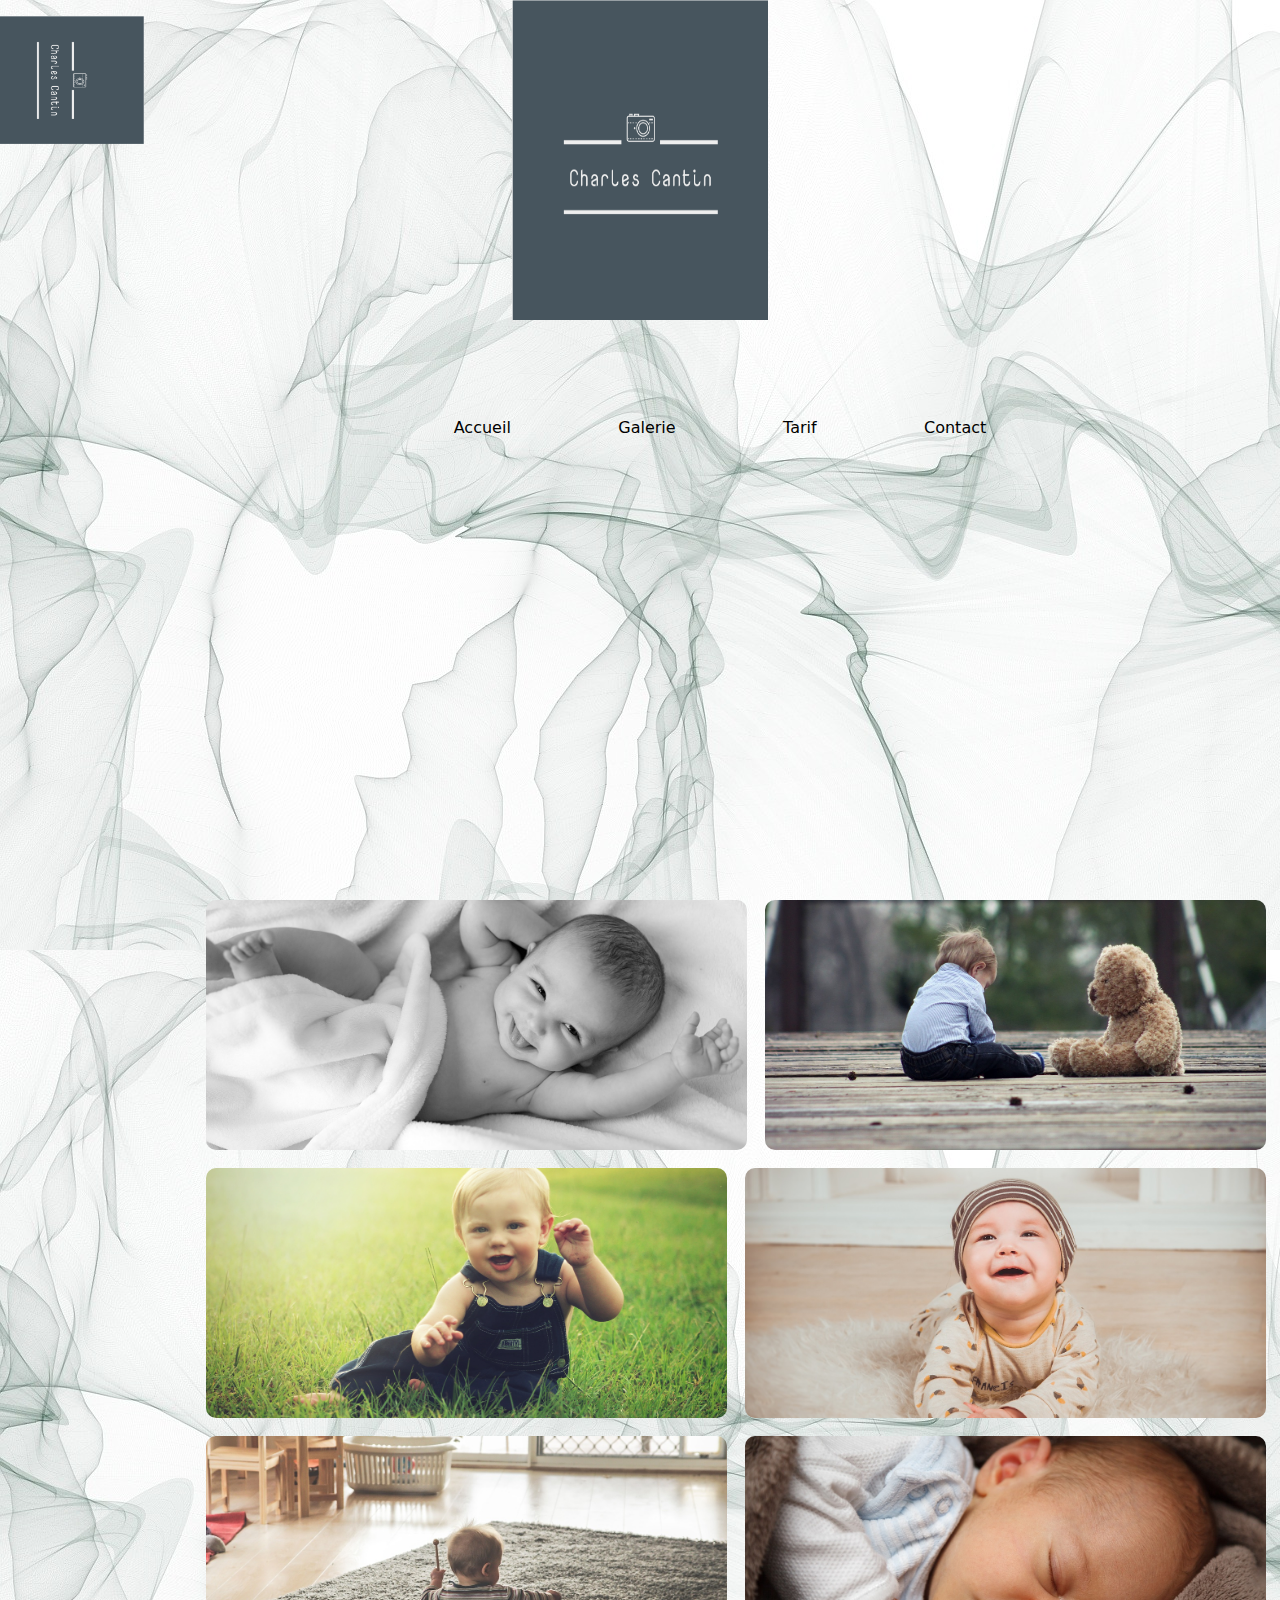
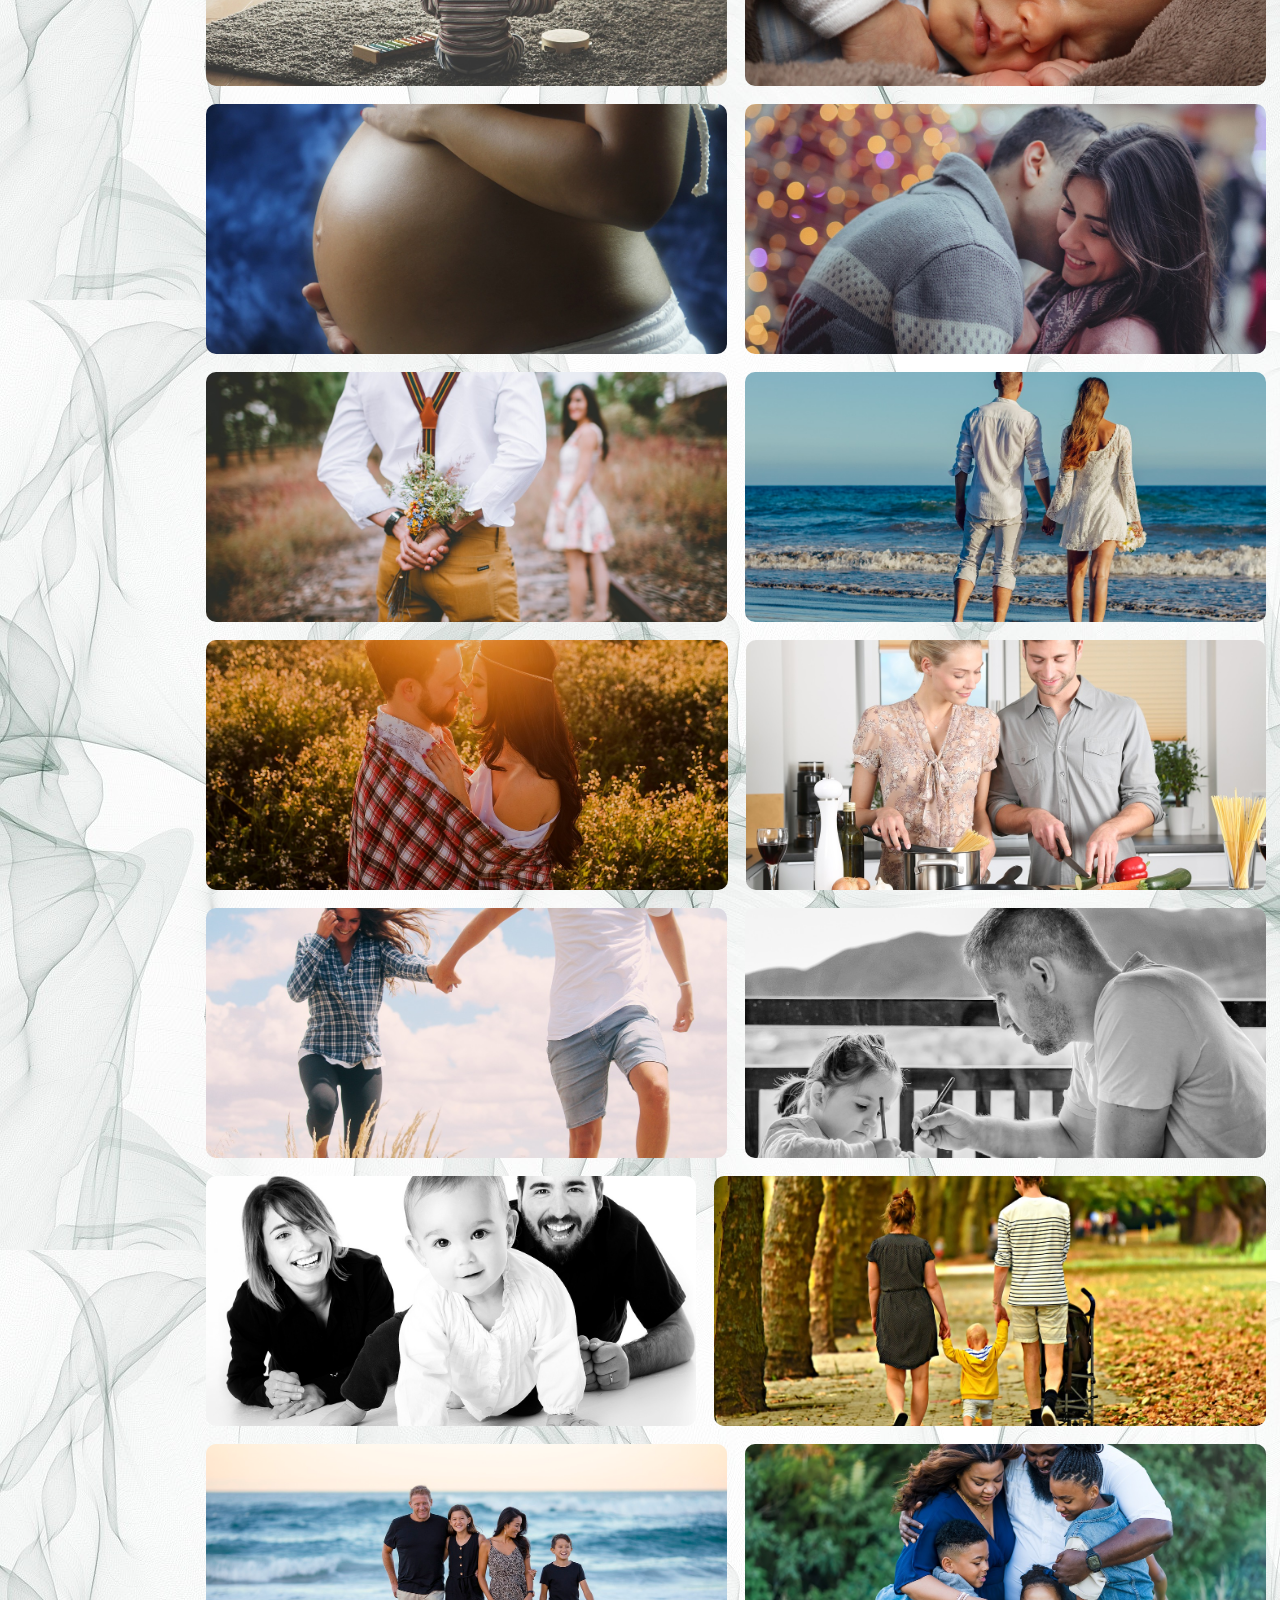
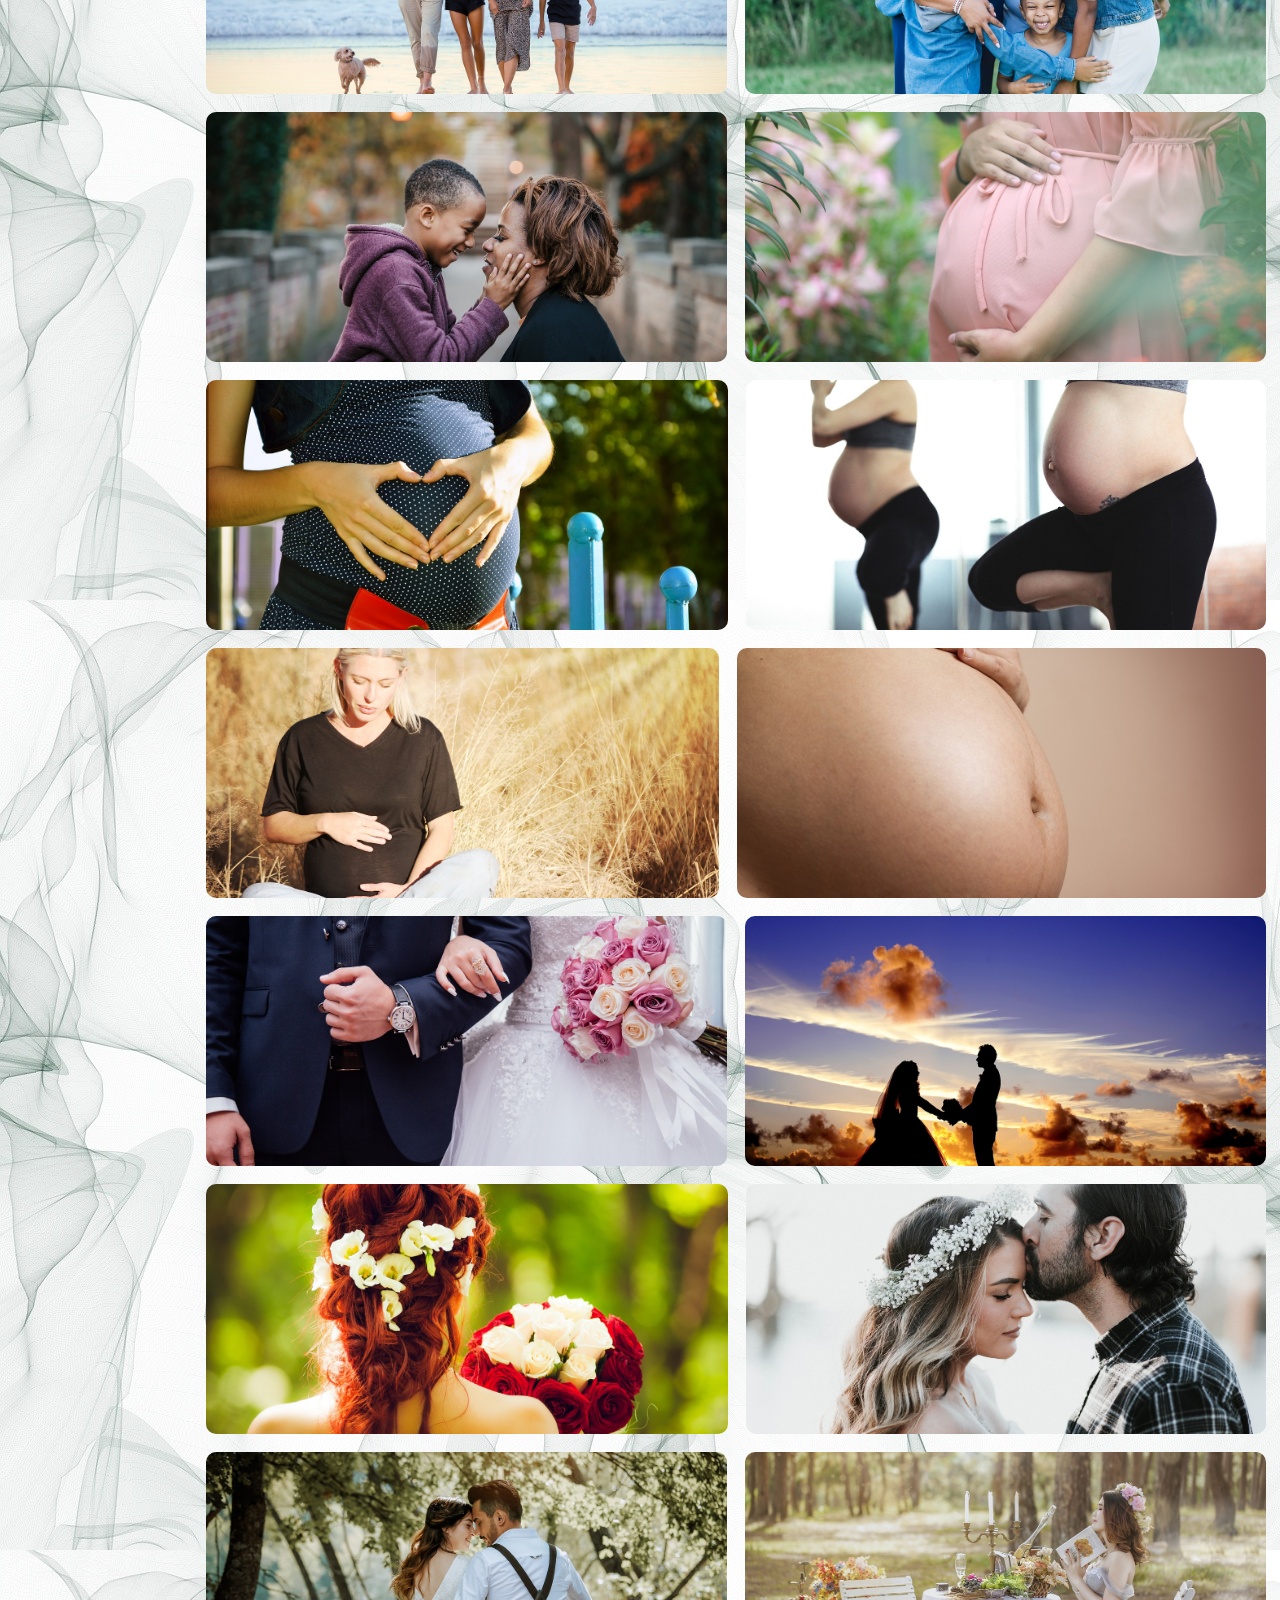
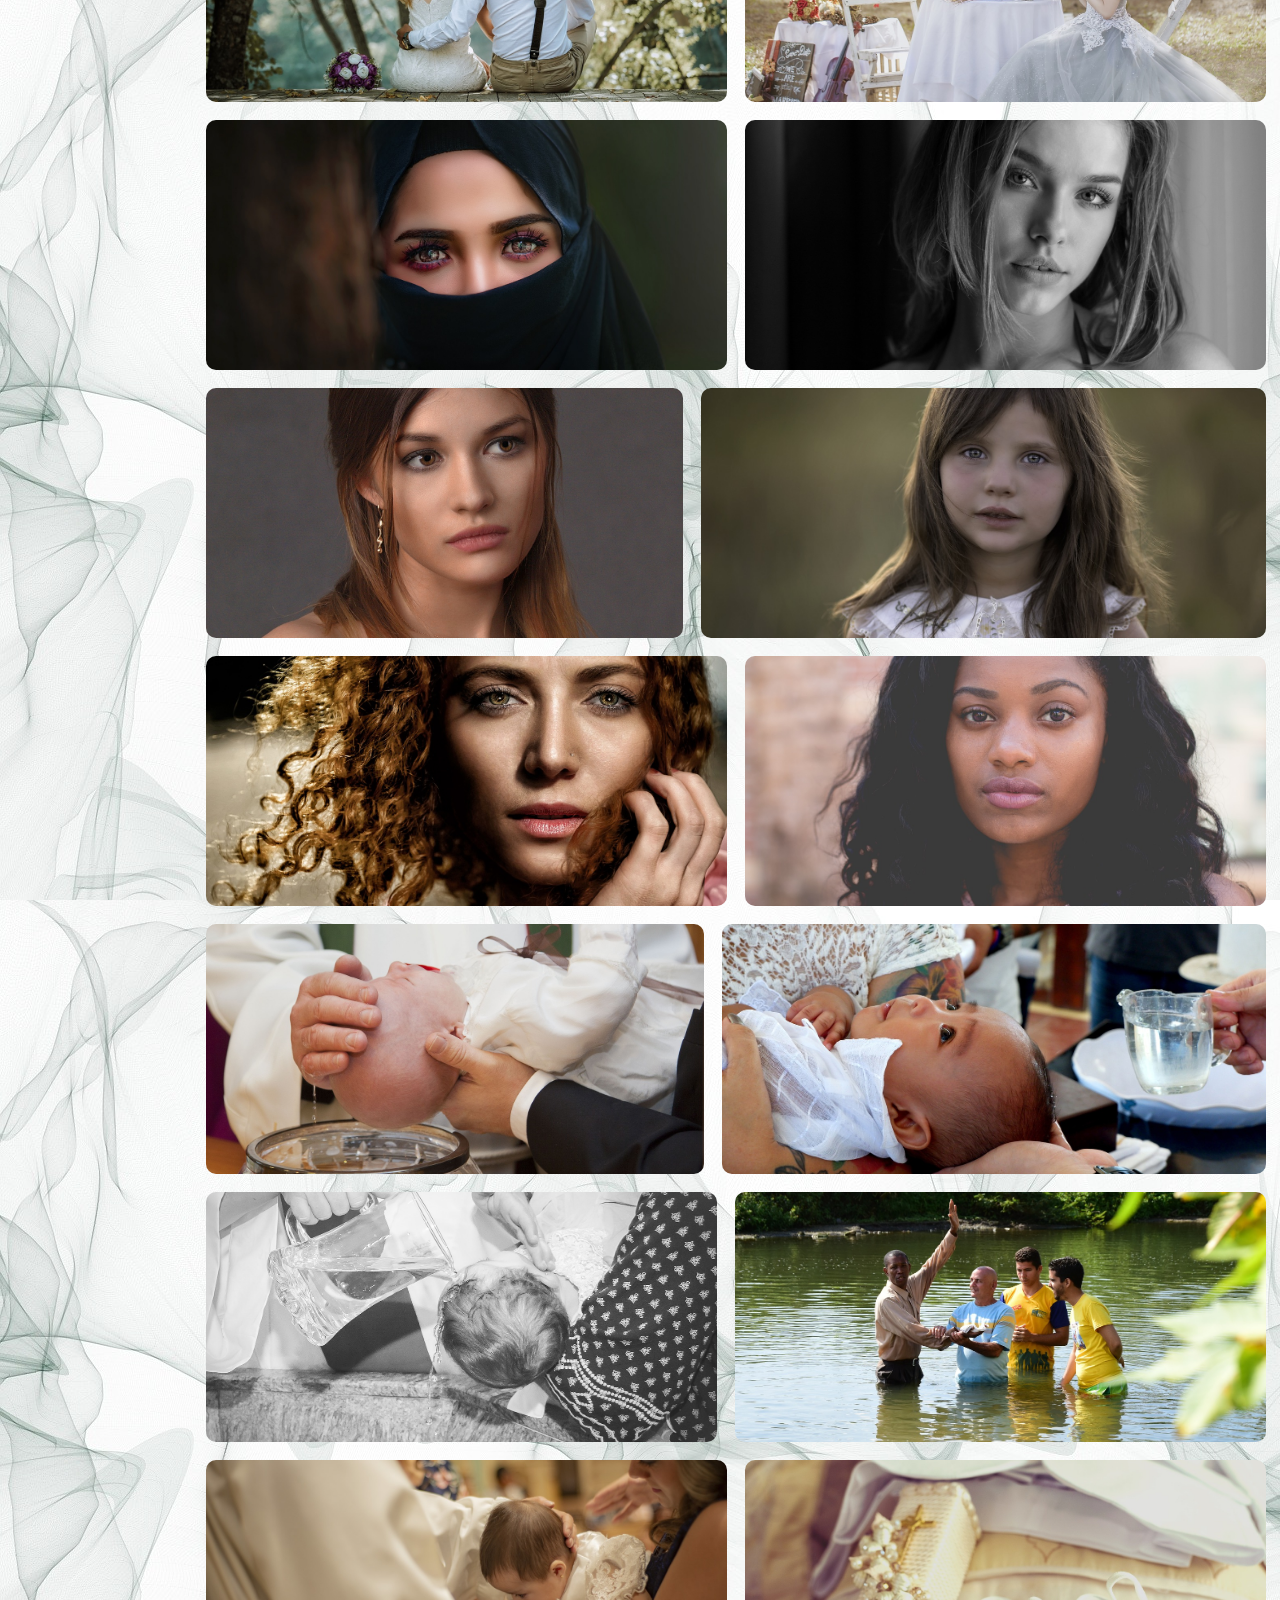
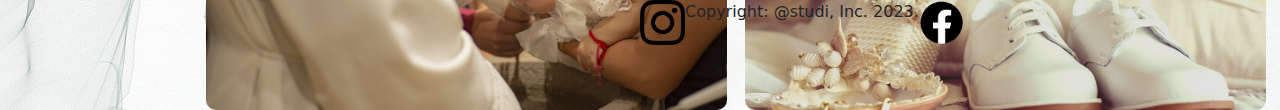
<file: index.html>
<!DOCTYPE html>
<html lang="fr">
<head>
  <meta charset="UTF-8">
  <meta name="viewport" content="width=device-width, initial-scale=1">
  <link href="style.css" rel="stylesheet" />
  <script src="include.js"></script>

  <title>Accueil</title>
  <style>
    .container-reseaux{
        position: absolute;
        display: flex;
        justify-content: space-around;
        max-width: 1100px;
        height: 5%;
        top:400em;
        left: 40em;
}  
  </style>
</head>
<div w3-include-html="header.html"></div>

<body>
<!-- !PAGE CONTENT! -->
 
      
<ul class="pictures-liste" >
  <li><img src="images\baby-1.jpg" alt=".jpg"></li>
  <li><img src="images\baby-2.jpg" alt=".jpg"></li>
  <li><img src="images\baby-3.jpg" alt=".jpg"></li>
  <li><img src="images\baby-4.jpg" alt=".jpg"></li>
  <li><img src="images\baby-5.jpg" alt=".jpg"></li>
  <li><img src="images\baby-6.jpg" alt=".jpg"></li>
  <li><img src="images\belly-3.jpg" alt=".jpg"></li>
  <li><img src="images\couple-1.jpg" alt=".jpg"></li>
  <li><img src="images\couple-2.jpg" alt=".jpg"></li>
  <li><img src="images\couple-3.jpg" alt=".jpg"></li>
  <li><img src="images\couple-4.jpg" alt=".jpg"></li>
  <li><img src="images\couple-5.jpg" alt=".jpg"></li>
  <li><img src="images\couple-6.jpg" alt=".jpg"></li>
  <li><img src="images\family-1.jpg" alt=".jpg"></li>
  <li><img src="images\family-2.jpg" alt=".jpg"></li>
  <li><img src="images\family-3.jpg" alt=".jpg"></li>
  <li><img src="images\family-4.jpg" alt=".jpg"></li>
  <li><img src="images\family-5.jpg" alt=".jpg"></li>
  <li><img src="images\family-6.jpg" alt=".jpg"></li>
  <li><img src="images\pregnant-1.jpg" alt=".jpg"></li>
  <li><img src="images\pregnant-2.jpg" alt=".jpg"></li>
  <li><img src="images\pregnant-4.jpg" alt=".jpg"></li>
  <li><img src="images\pregnant-5.jpg" alt=".jpg"></li>
  <li><img src="images\pregnant-6.jpg" alt=".jpg"></li>
  <li><img src="images\wedding-1.jpg" alt=".jpg"></li>
  <li><img src="images\wedding-2.jpg" alt=".jpg"></li>
  <li><img src="images\wedding-3.jpg" alt=".jpg"></li>
  <li><img src="images\wedding-4.jpg" alt=".jpg"></li>
  <li><img src="images\wedding-5.jpg" alt=".jpg"></li>
  <li><img src="images\wedding-6.jpg" alt=".jpg"></li>
  <li><img src="images\portrait-1.jpg" alt=".jpg"></li>
  <li><img src="images\portrait-2.jpg" alt=".jpg"></li>
  <li><img src="images\portrait-3.jpg" alt=".jpg"></li>
  <li><img src="images\portrait-4.jpg" alt=".jpg"></li>
  <li><img src="images\portrait-5.jpg" alt=".jpg"></li>
  <li><img src="images\portrait-6.jpg" alt=".jpg"></li>
  <li><img src="images\dew-1.jpg" alt=".jpg"></li>
  <li><img src="images\dew-2.jpg" alt=".jpg"></li>
  <li><img src="images\dew-3.jpg" alt=".jpg"></li>
  <li><img src="images\dew-4.jpg" alt=".jpg"></li>
  <li><img src="images\dew-5.jpg" alt=".jpg"></li>
  <li><img src="images\dew-6.jpg" alt=".jpg"></li>
</ul>

  <div w3-include-html="footer.html"></div>
  <script>
    includeHTML();
  </script>
    <script src="index.js"></script>

</body>
</html>
</file>
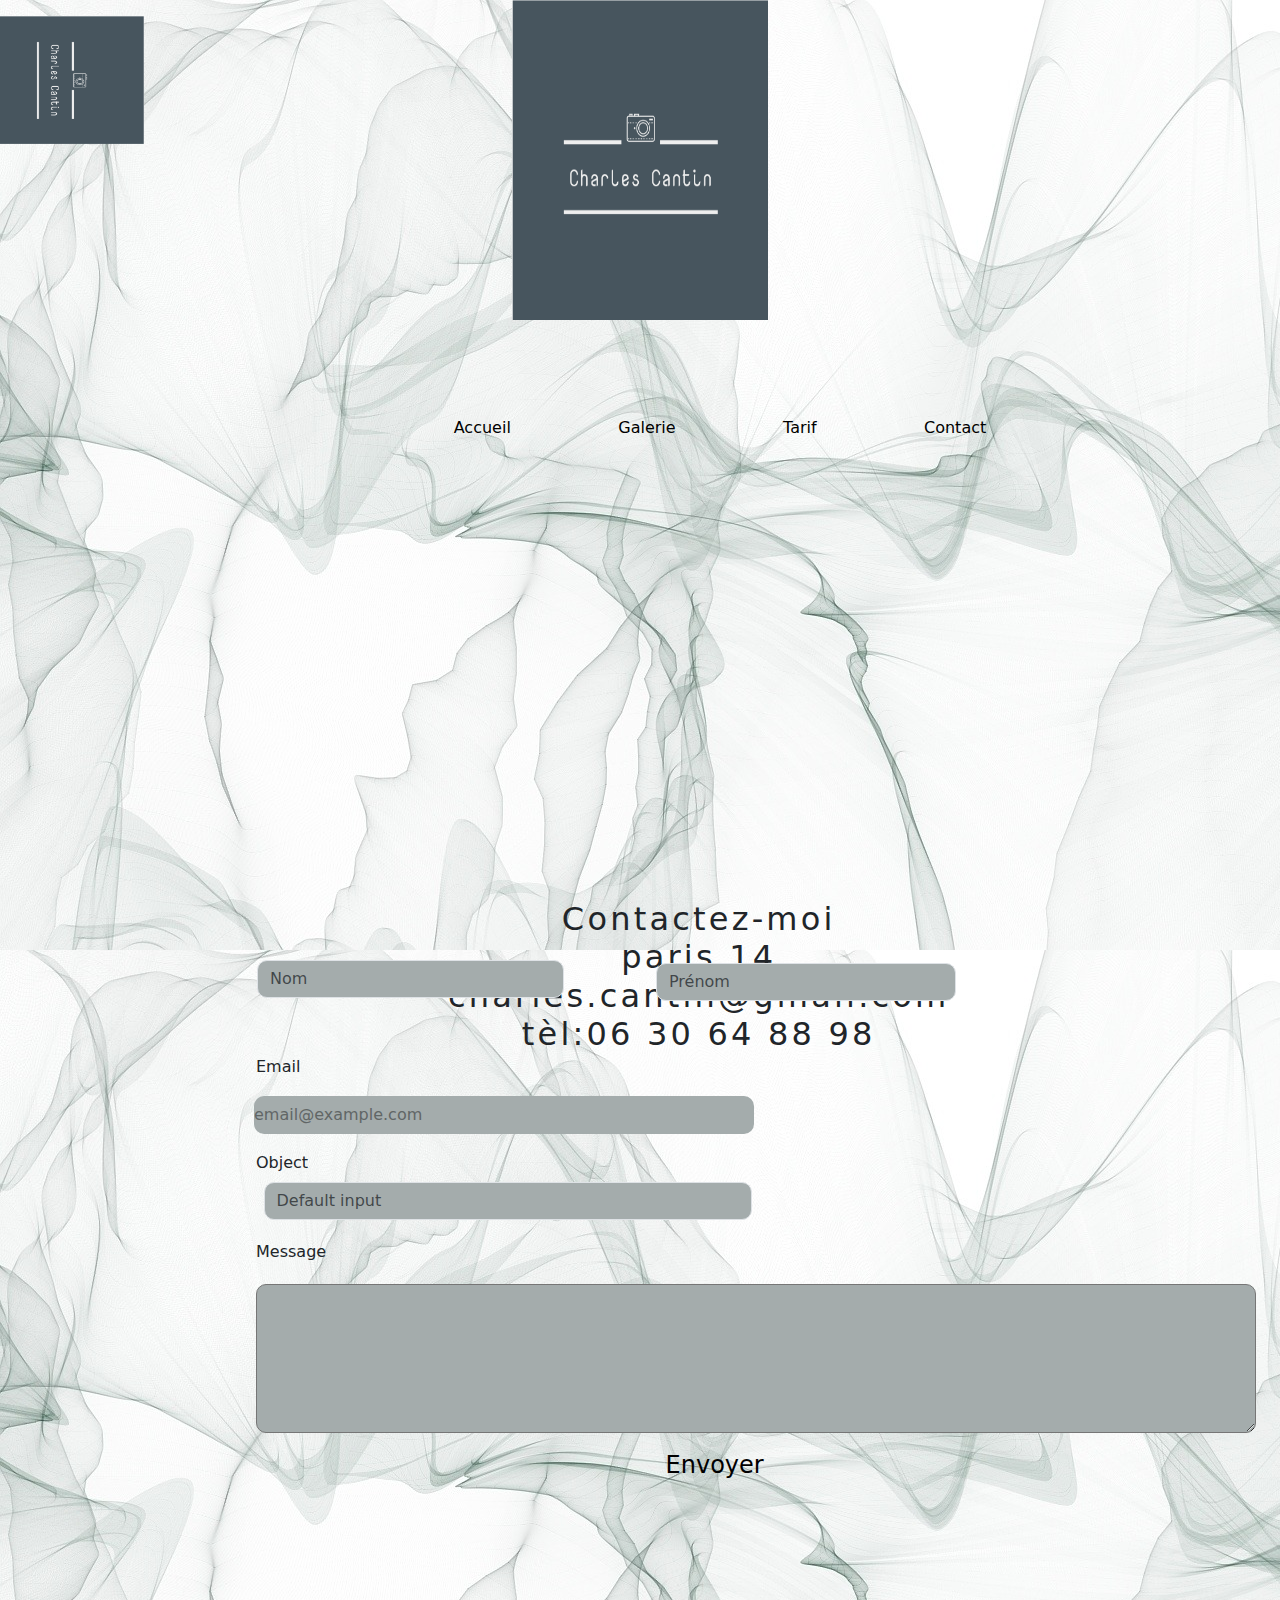
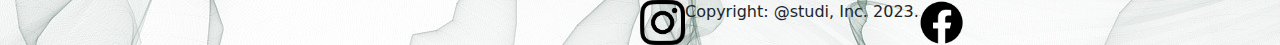
<file: contact.html>
<!DOCTYPE html>
<html lang="fr">
<head>
    <meta charset="UTF-8">
    <meta name="viewport" content="width=device-width, initial-scale=1">
    <link href="style.css" rel="stylesheet" />
  <script src="include.js"></script>
    <title>Contact</title>
    <style>
        #row1{
         position: absolute;
         top: 60em;  
         left: 20%;  
         margin-bottom: 10%;             
     }
     .container-reseaux{
        position: absolute;
        display: flex;
        justify-content: space-around;
        max-width: 1100px;
        height: 5%;
        top:100em;
        left: 40em;
}  
 
   </style>
</head>
<div w3-include-html="header.html"></div>

<body>
    <h2  class="infos-panel" id="panel-control">Contactez-moi <br>
        paris 14 <br>
        charles.cantin@gmail.com <br>
        tèl:06 30 64 88 98 </h2>

      <div w3-include-html="form.html"></div>

      
    <div w3-include-html="footer.html"></div>
  <script>
    includeHTML();
  </script>
    <script src="index.js"></script>

</body>
</html>
</file>
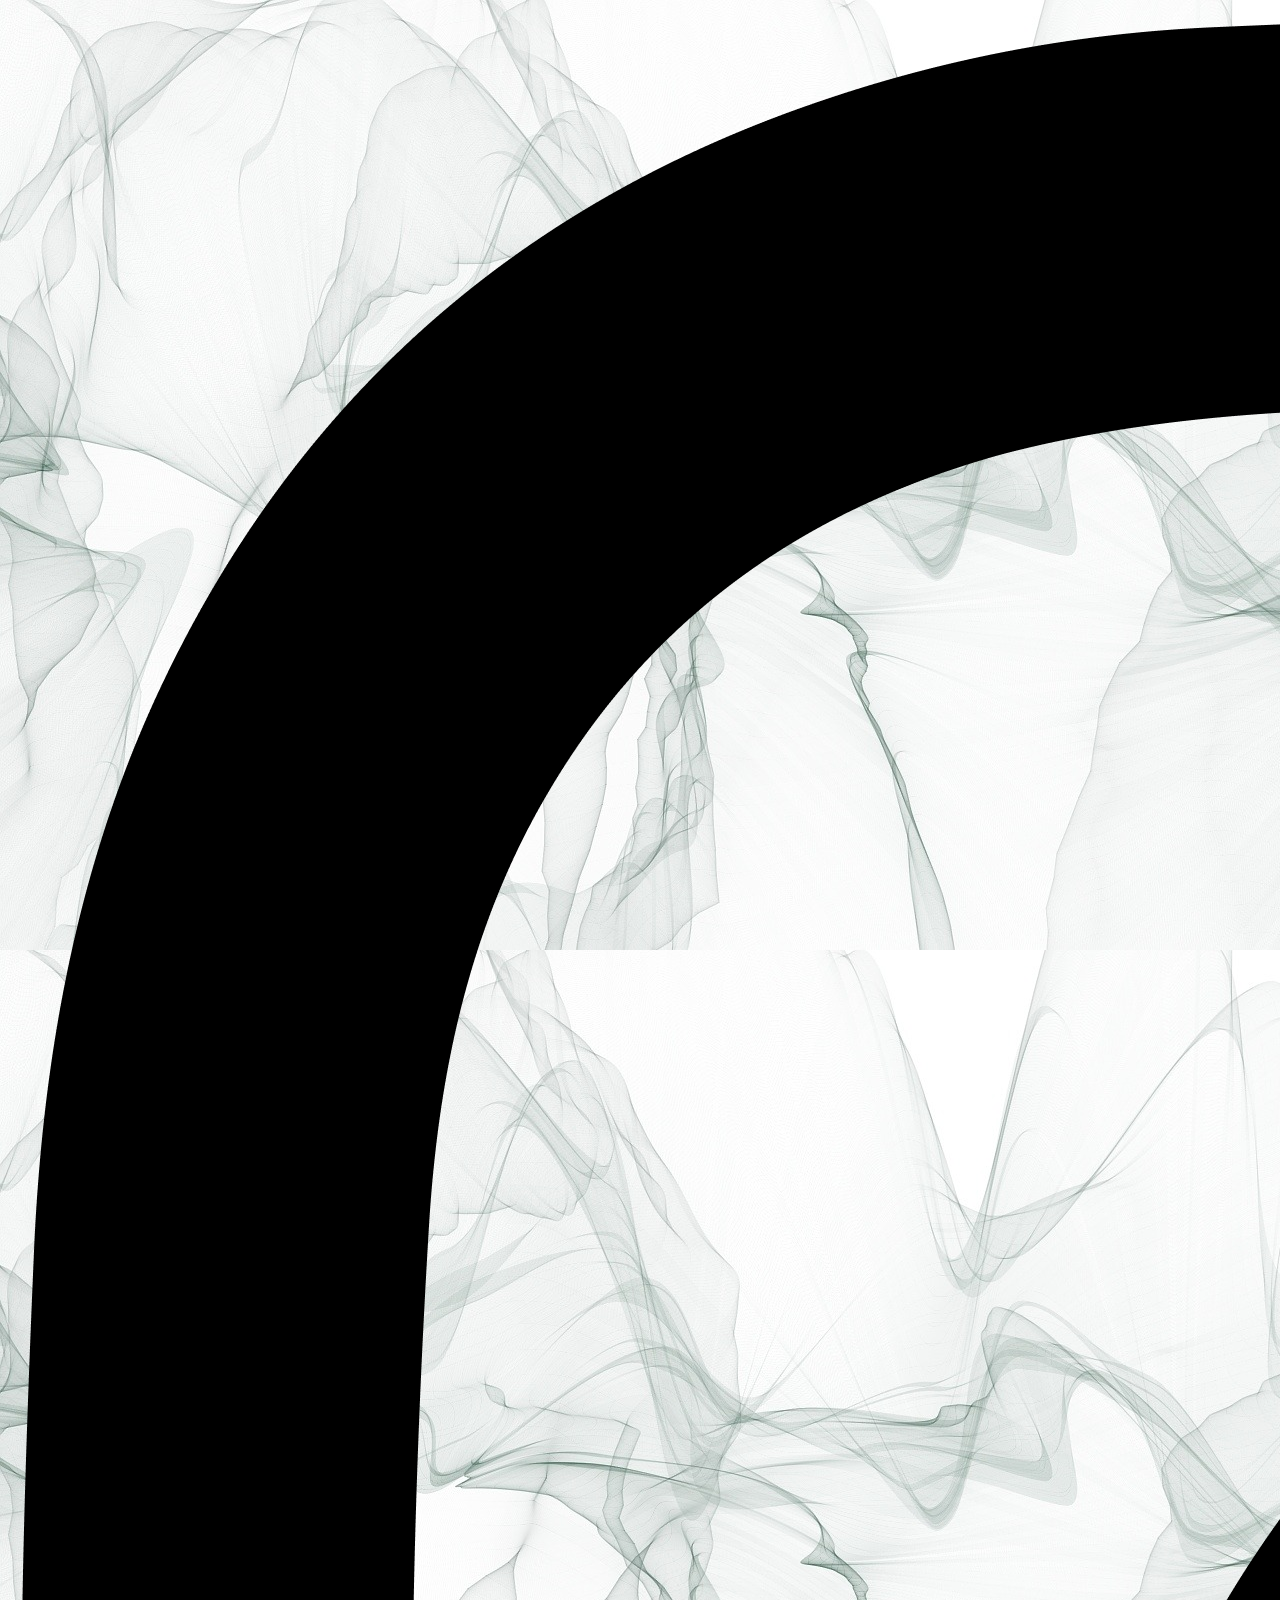
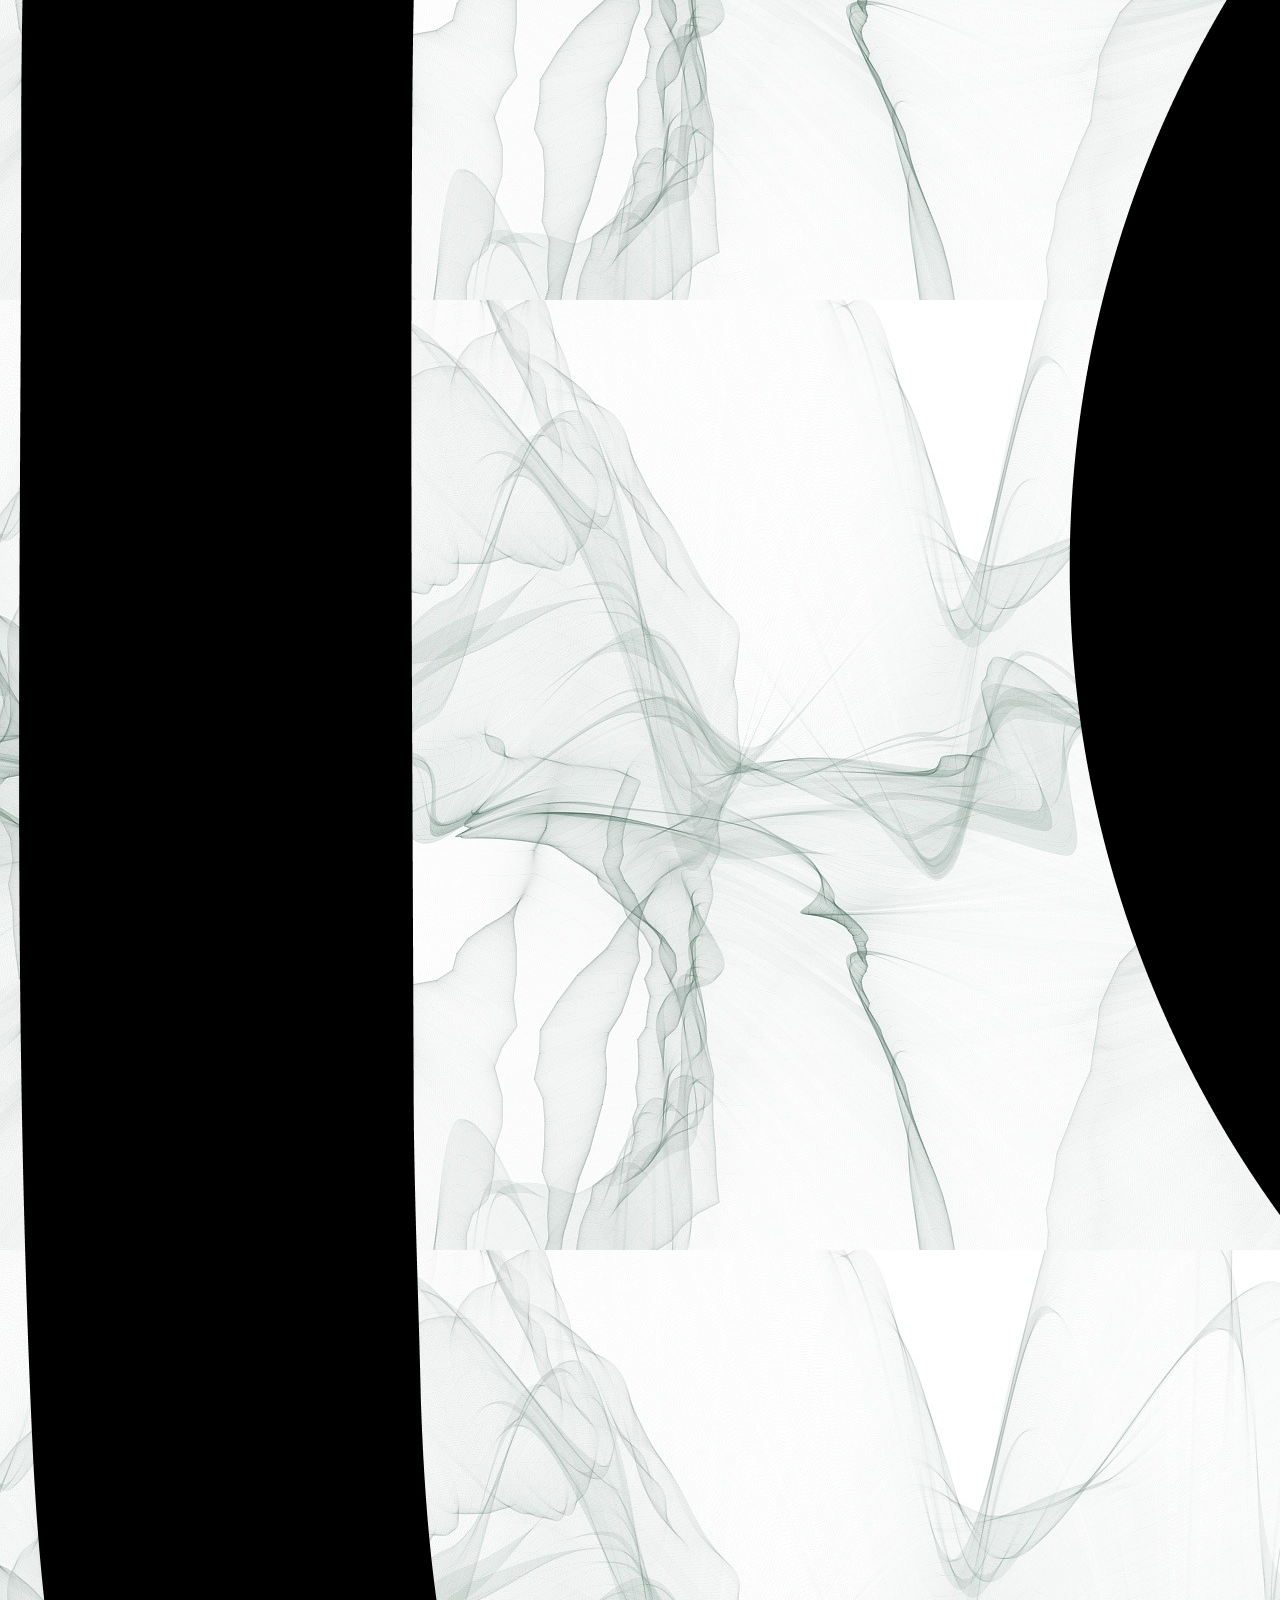
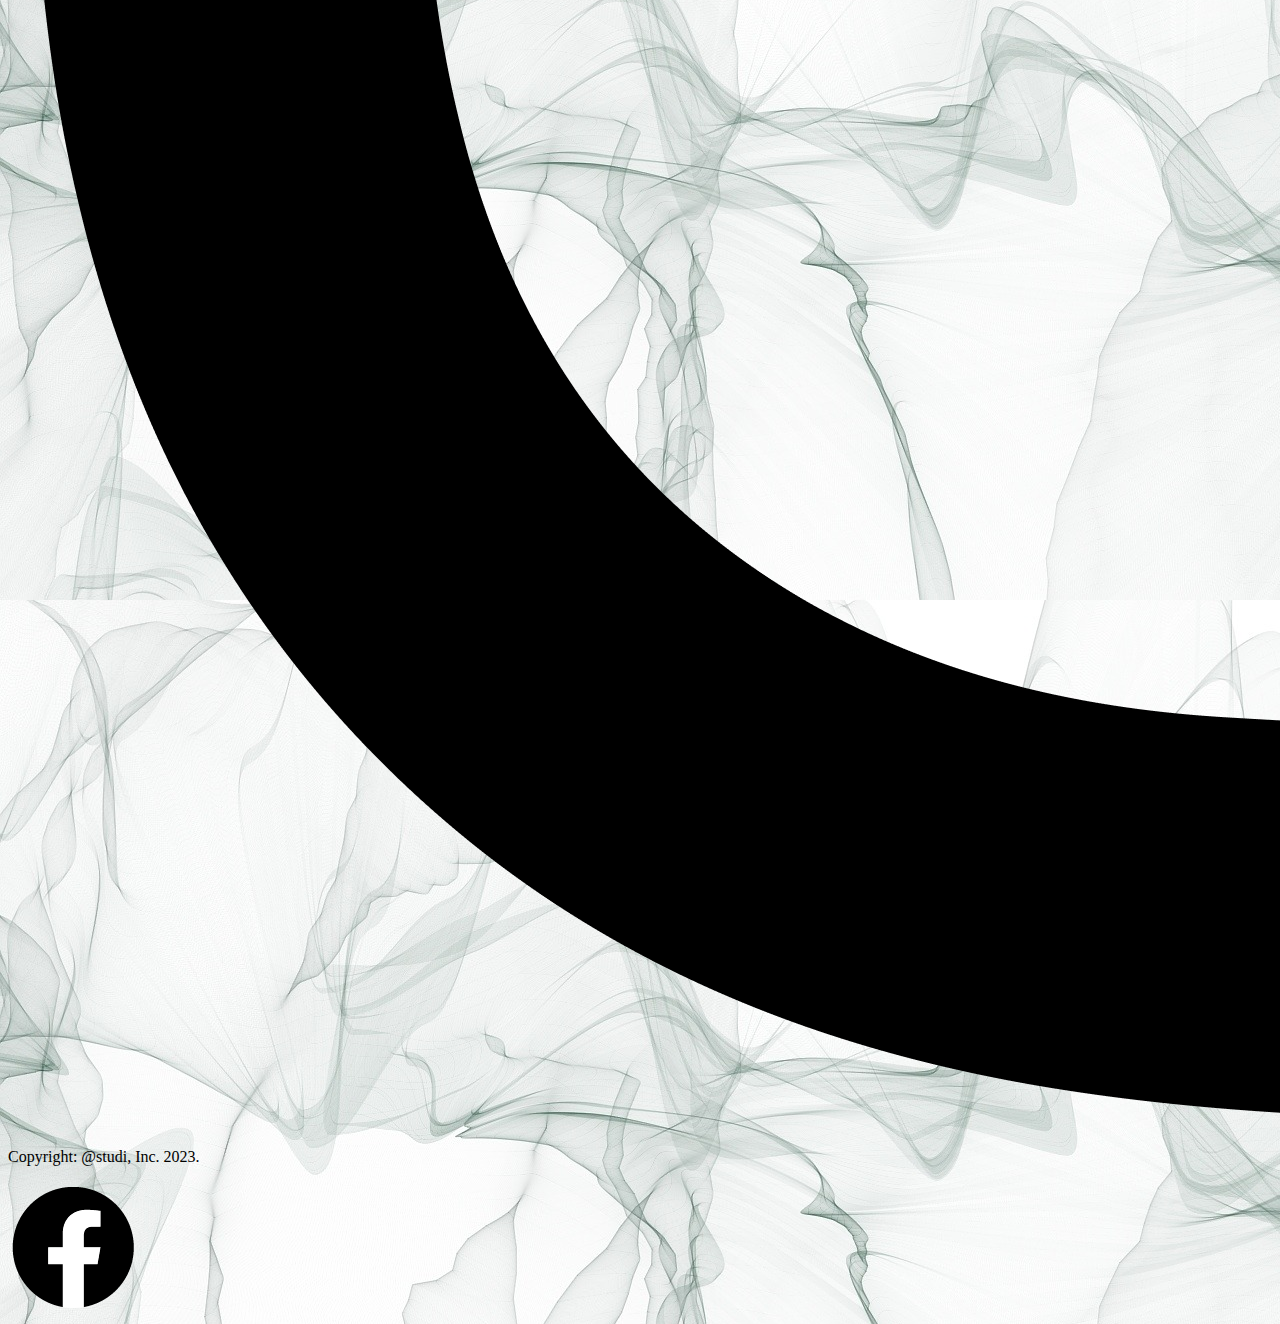
<file: footer.html>
<!DOCTYPE html>
<html lang="en">
<head>
    <meta charset="UTF-8">
    <meta name="viewport" content="width=device-width, initial-scale=1.0">
    <link rel="stylesheet" href="style.css">
    <link rel="stylesheet" href="include.js">
    <title>footer</title>
</head>
<body>
    <div class="container-reseaux">
    <img src="images\Instagram_Glyph_Black.png" alt="logos-insta">
    <p id="Copyright">Copyright: @studi, Inc. 2023.</p>
    <img src="images\f_logo_RGB-Black_58.png" alt="logos-facebook">
</div>
</body>
</html>
</file>
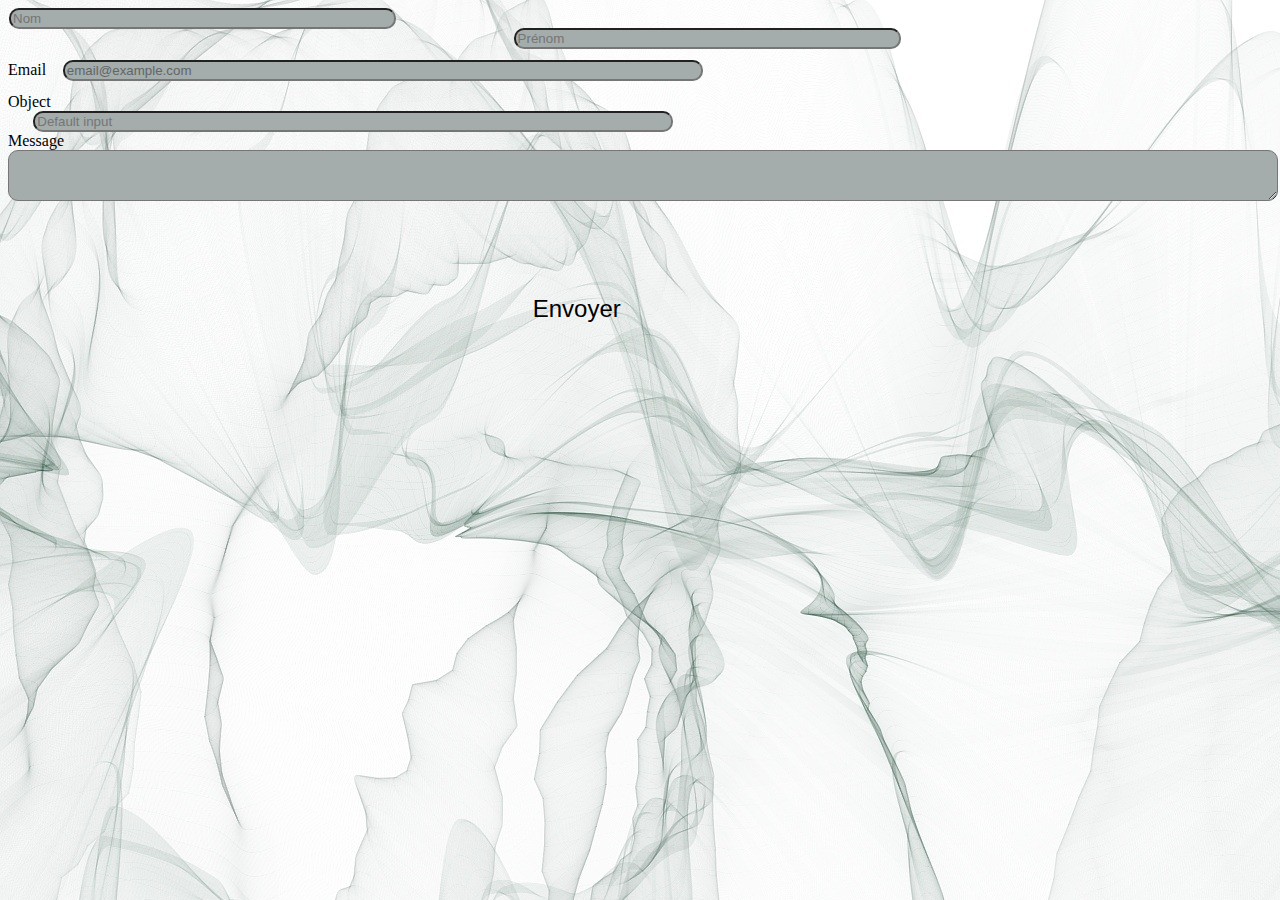
<file: form.html>
<!DOCTYPE html>
<html lang="en">
<head>
    <meta charset="UTF-8">
    <meta name="viewport" content="width=device-width, initial-scale=1.0">
    <link rel="stylesheet" href="style.css">
    <link rel="stylesheet" href="include.js">
    <title>Formulaire</title>
</head>
<body>
    <form id="row1">
        <div class="form-group row" >
          <div class="col">
            <input type="text" class="form-control" id="lastName"  placeholder="Nom">

          </div>
          <div class="form-group row" >
            <div class="col">
              <input type="text" class="form-control" id="name"  placeholder="Prénom">
  
            </div>
          <div class="form-group row">
            <label for="staticEmail" class="col-sm-2 col-form-label" id="titleEmail">Email</label>
              <input type="text" readonly class="form-control-plaintext" id="staticEmail" value="email@example.com">
          </div>
            <div class="form-group row">
                <label for="static" class="col-sm-2 col-form-label">Object</label>
                <div class="form-group row">
            <input class="form-control" type="text" placeholder="Default input">
                </div>
            </div>
                <div class="form-group">
                    <label for="exampleFormControlTextarea1" class="textarea-title">Message</label>
                    <textarea class="control-text" id="exampleFormControlTextarea1" rows="3"></textarea>
                  </div>
                  <button type="submit" class="btn btn-primary mb-2">Envoyer</button>
        </div>
      </form>
</body>
</html>
</file>
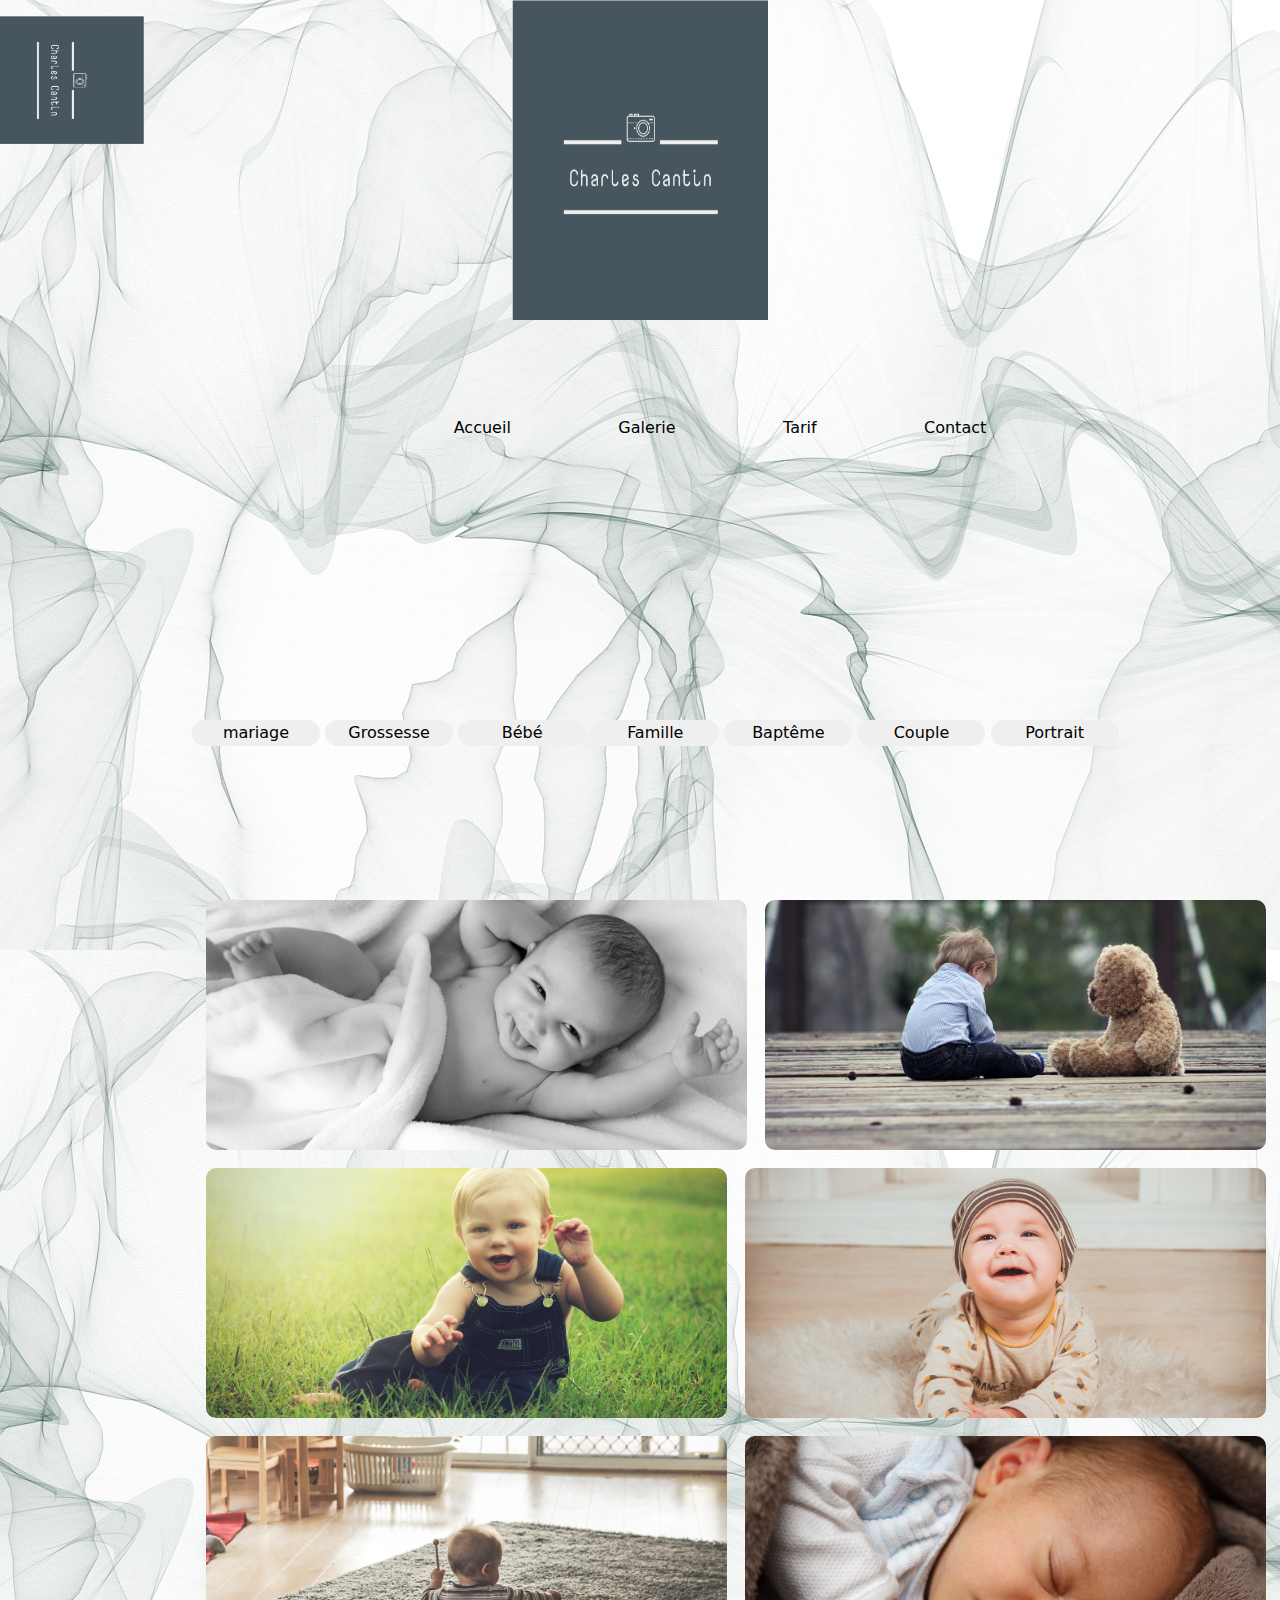
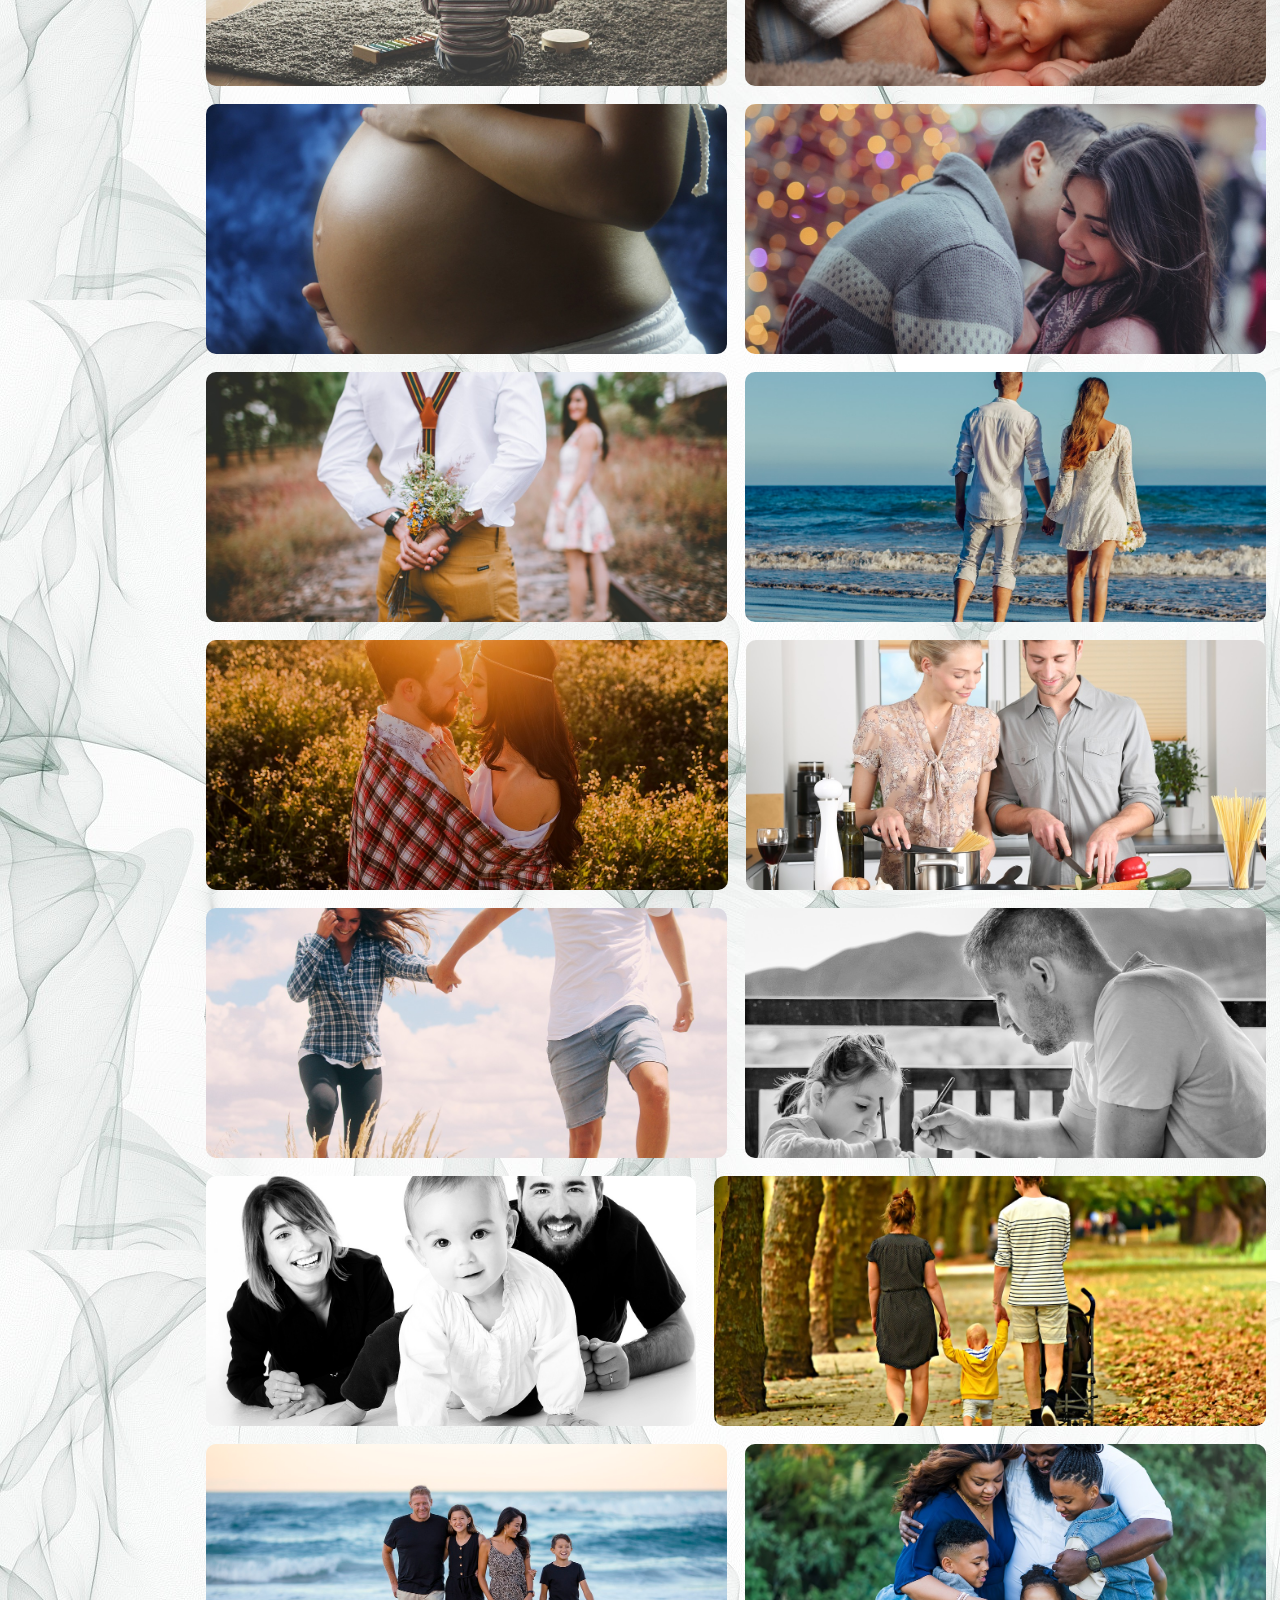
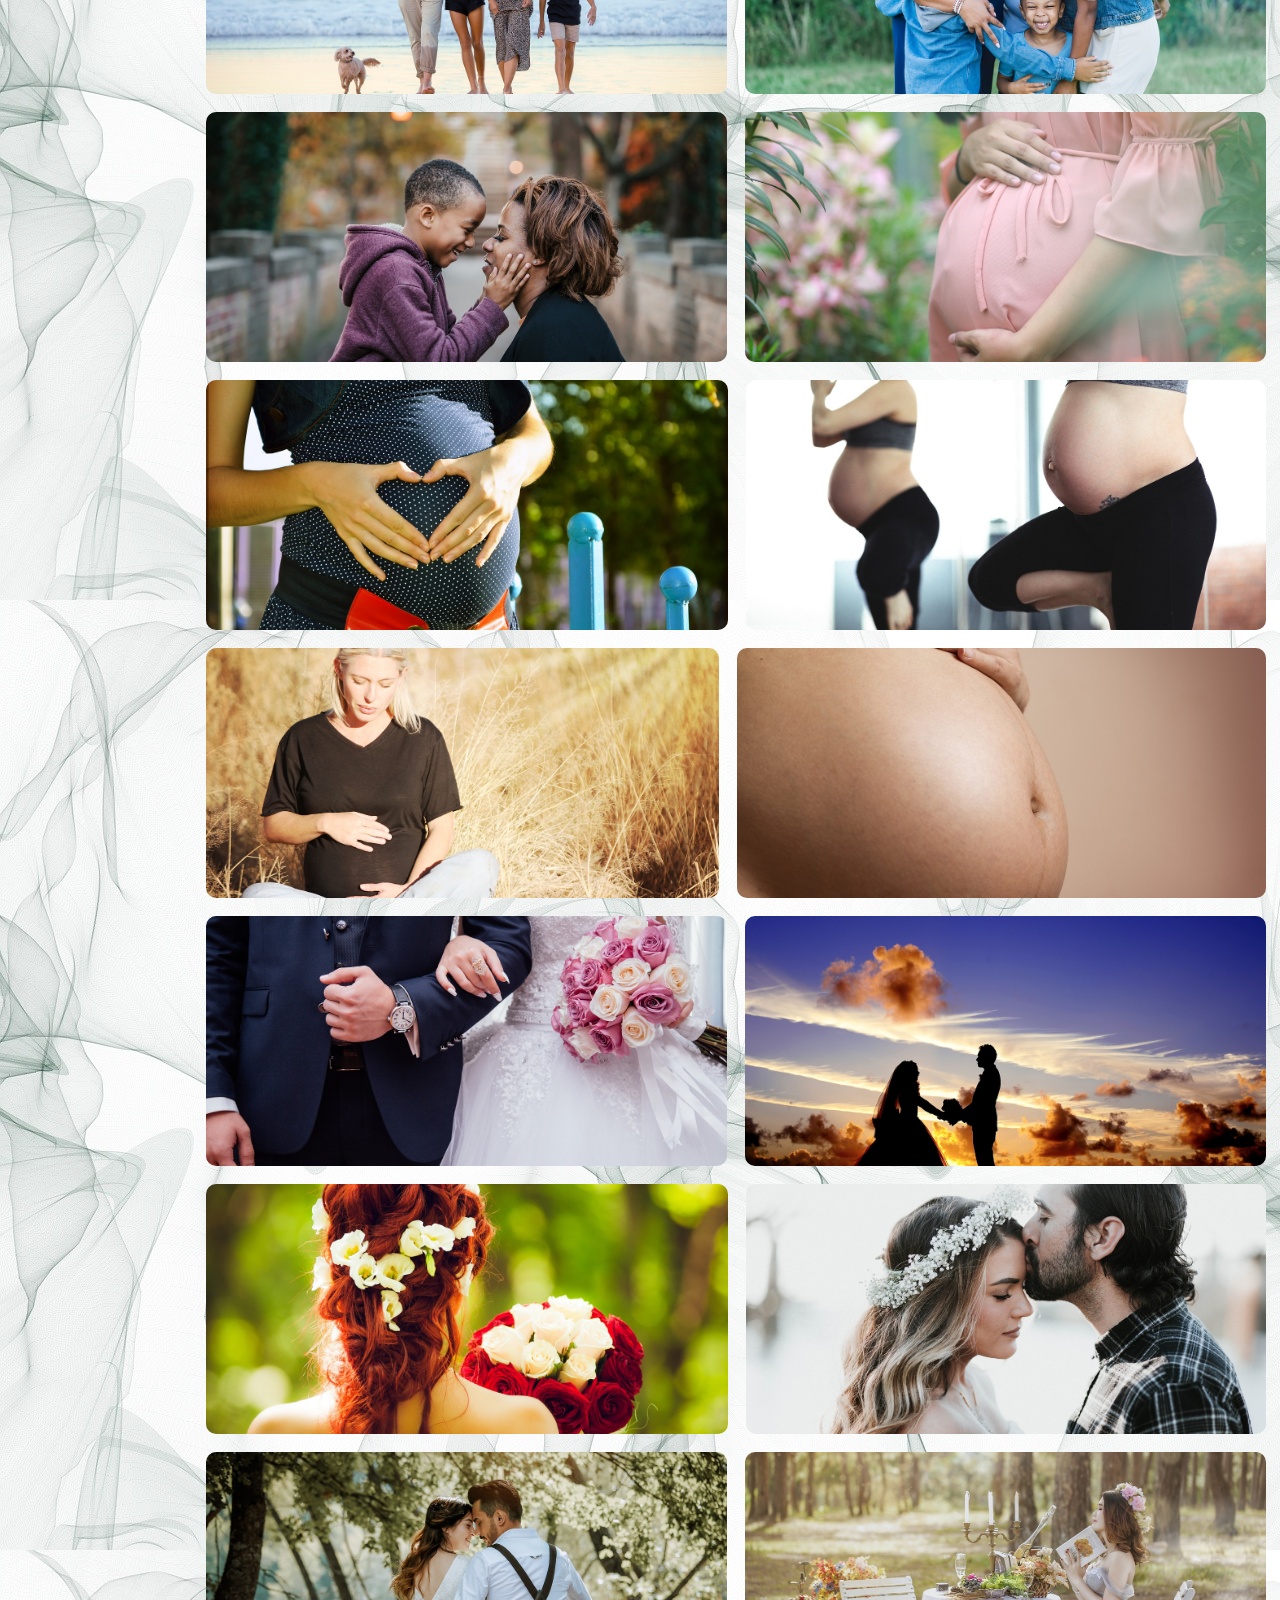
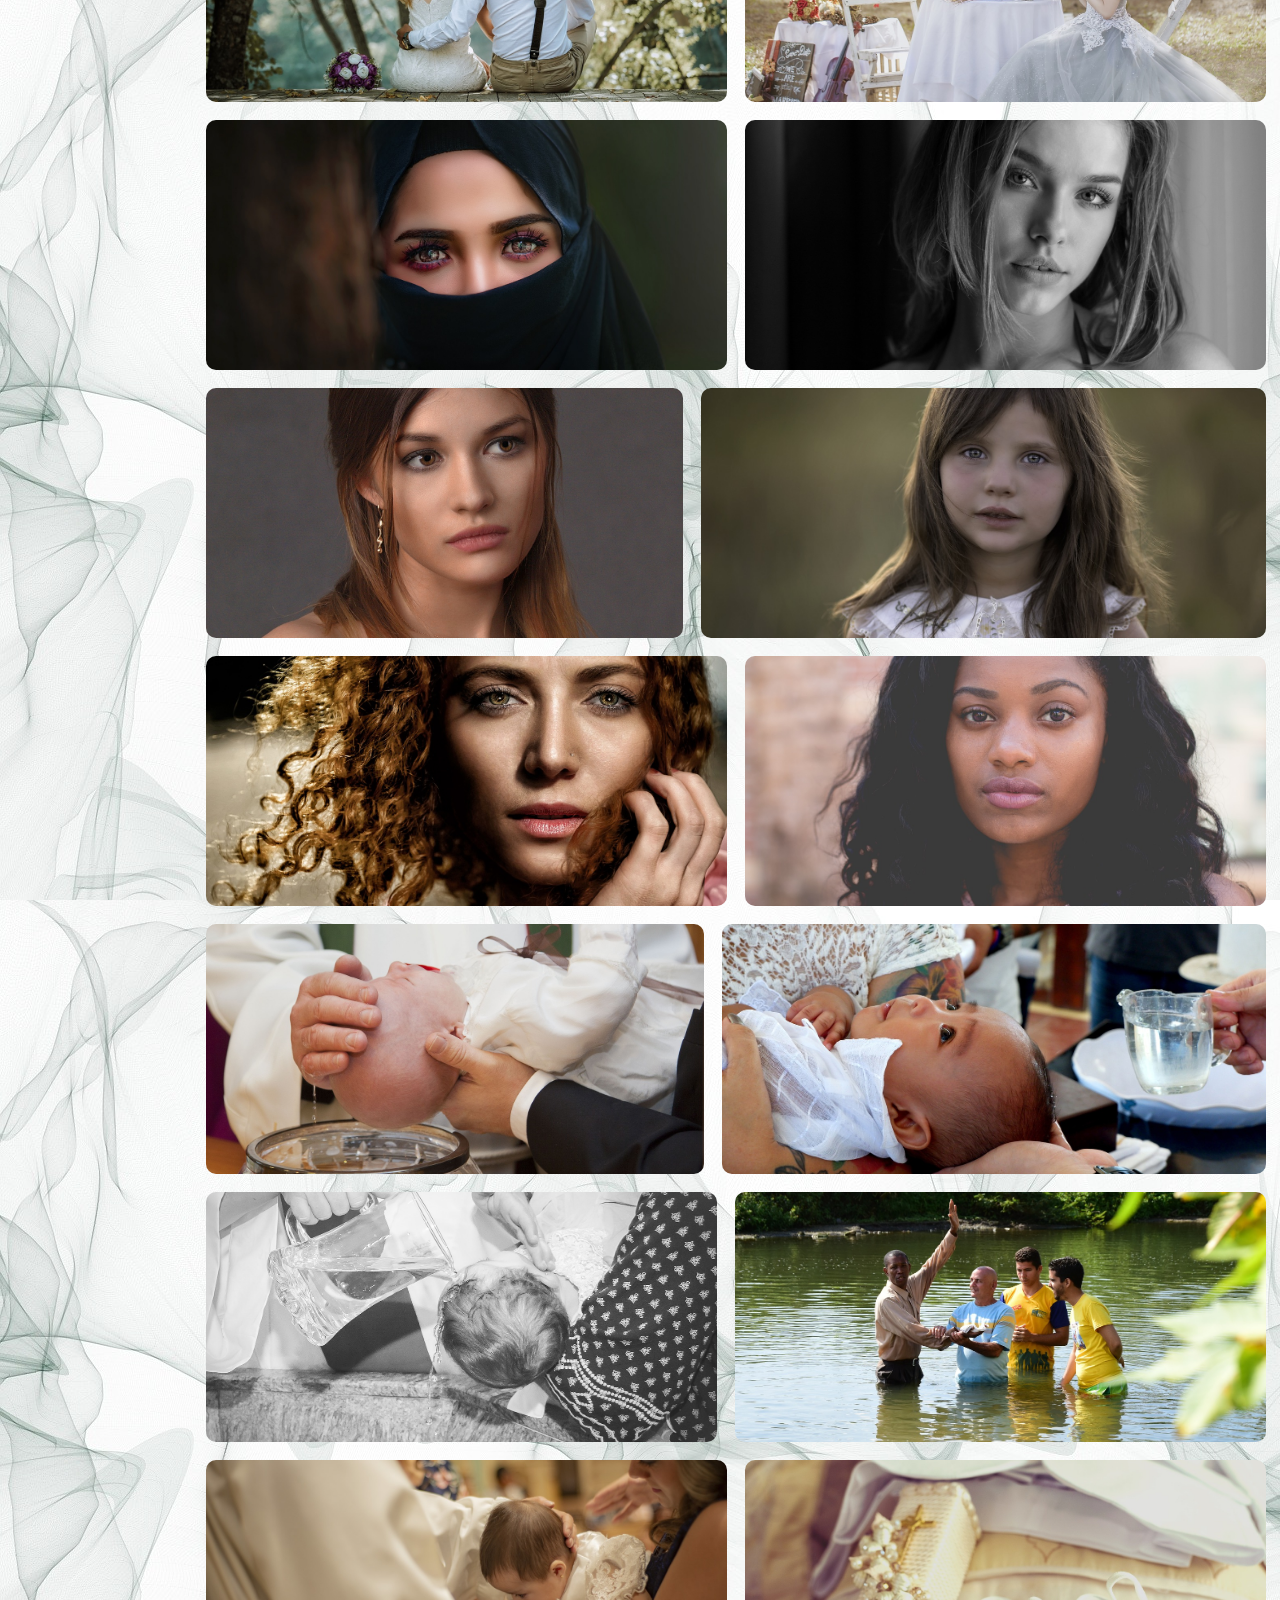
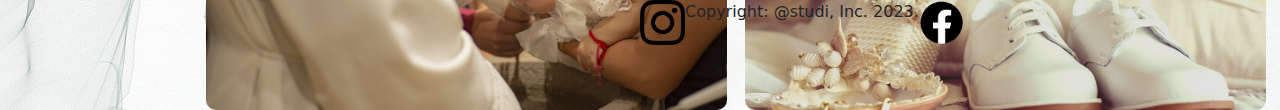
<file: galerie.html>
<!DOCTYPE html>
<html lang="en">
<head>
    <meta charset="UTF-8">
    <meta name="viewport" content="width=device-width, initial-scale=1">
    <link href="style.css" rel="stylesheet" />
    <link href="https://cdn.jsdelivr.net/npm/bootstrap@5.0.0/dist/css/bootstrap.min.css" rel="stylesheet" >
    <script src="https://cdn.jsdelivr.net/npm/@popperjs/core@2.9.2/dist/umd/popper.min.js" ></script>
    <script src="https://cdn.jsdelivr.net/npm/bootstrap@5.0.1/dist/js/bootstrap.min.js" integrity="sha384-Atwg2Pkwv9vp0ygtn1JAojH0nYbwNJLPhwyoVbhoPwBhjQPR5VtM2+xf0Uwh9KtT" crossorigin="anonymous"></script>
    <script src="include.js"></script>

    <title>Galerie</title>
    <style>
      .container-reseaux{
        position: absolute;
        display: flex;
        justify-content: space-around;
        max-width: 1100px;
        height: 5%;
        top:400em;
        left: 40em;
}  
    </style>
</head>
<div w3-include-html="header.html"></div>



<body>
<nav  class ='button-galerie'>
<button class= "button-element" id ='mariage'>mariage</button>
<button class= "button-element" id ='pregnancy'>Grossesse</button>
<button class= "button-element"  id ='baby'>Bébé</button>
<button class= "button-element"  id ='family'>Famille</button>
<button class= "button-element"  id ='dew'>Baptême</button>
<button  class= "button-element" id ='couple'>Couple</button>
<button class= "button-element"  id ='face'>Portrait</button>
</nav>
  <div class="picture-container" id="picture-box">
  
   <ul class="pictures-liste" >
    <li><img class ="picture-element" src="images\baby-1.jpg" alt=".jpg"></li>
    <li><img class ="picture-element"  src="images\baby-2.jpg" alt=".jpg"></li>
    <li><img class ='picture-element'  src="images\baby-3.jpg" alt=".jpg"></li>
    <li><img class ='picture-element' src="images\baby-4.jpg" alt=".jpg"></li>
    <li><img class ='picture-element' src="images\baby-5.jpg" alt=".jpg"></li>
    <li><img class ='picture-element' src="images\baby-6.jpg" alt=".jpg"></li>
    <li><img class ='picture-element' src="images\belly-3.jpg" alt=".jpg"></li>
    <li><img class ='picture-element' src="images\couple-1.jpg" alt=".jpg"></li>
    <li><img class ='picture-element' src="images\couple-2.jpg" alt=".jpg"></li>
    <li><img class ='picture-element' src="images\couple-3.jpg" alt=".jpg"></li>
    <li><img class ='picture-element' src="images\couple-4.jpg" alt=".jpg"></li>
    <li><img class ='picture-element' src="images\couple-5.jpg" alt=".jpg"></li>
    <li><img class ='picture-element' src="images\couple-6.jpg" alt=".jpg"></li>
    <li><img class ='picture-element' src="images\family-1.jpg" alt=".jpg"></li>
    <li><img class ='picture-element' src="images\family-2.jpg" alt=".jpg"></li>
    <li><img class ='picture-element' src="images\family-3.jpg" alt=".jpg"></li>
    <li><img class ='picture-element' src="images\family-4.jpg" alt=".jpg"></li>
    <li><img class ='picture-element' src="images\family-5.jpg" alt=".jpg"></li>
    <li><img class ='picture-element' src="images\family-6.jpg" alt=".jpg"></li>
    <li><img class ='picture-element' src="images\pregnant-1.jpg" alt=".jpg"></li>
    <li><img class ='picture-element' src="images\pregnant-2.jpg" alt=".jpg"></li>
    <li><img class ='picture-element' src="images\pregnant-4.jpg" alt=".jpg"></li>
    <li><img class ='picture-element'  src="images\pregnant-5.jpg" alt=".jpg"></li>
    <li><img class ='picture-element' src="images\pregnant-6.jpg" alt=".jpg"></li>
    <li><img class ='picture-element' src="images\wedding-1.jpg" alt=".jpg"></li>
    <li><img class ='picture-element' src="images\wedding-2.jpg" alt=".jpg"></li>
    <li><img class ='picture-element' src="images\wedding-3.jpg" alt=".jpg"></li>
    <li><img class ='picture-element' src="images\wedding-4.jpg" alt=".jpg"></li>
    <li><img class ='picture-element' src="images\wedding-5.jpg" alt=".jpg"></li>
    <li><img class ='picture-element' src="images\wedding-6.jpg" alt=".jpg"></li>
    <li><img class ='picture-element' src="images\portrait-1.jpg" alt=".jpg"></li>
    <li><img class ='picture-element' src="images\portrait-2.jpg" alt=".jpg"></li>
    <li><img class ='picture-element' src="images\portrait-3.jpg" alt=".jpg"></li>
    <li><img class ='picture-element' src="images\portrait-4.jpg" alt=".jpg"></li>
    <li><img class ='picture-element' src="images\portrait-5.jpg" alt=".jpg"></li>
    <li><img class ='picture-element' src="images\portrait-6.jpg" alt=".jpg"></li>
    <li><img class ='picture-element' src="images\dew-1.jpg" alt=".jpg"></li>
    <li><img class ='picture-element' src="images\dew-2.jpg" alt=".jpg"></li>
    <li><img class ='picture-element' src="images\dew-3.jpg" alt=".jpg"></li>
    <li><img class ='picture-element' src="images\dew-4.jpg" alt=".jpg"></li>
    <li><img class ='picture-element' src="images\dew-5.jpg" alt=".jpg"></li>
    <li><img class ='picture-element' src="images\dew-6.jpg" alt=".jpg"></li>
  </ul>
  </div>
    <div w3-include-html="footer.html"></div>
  <script>
    includeHTML();
  </script>
    <script src="index.js"></script> 
</body>
</html>
</file>
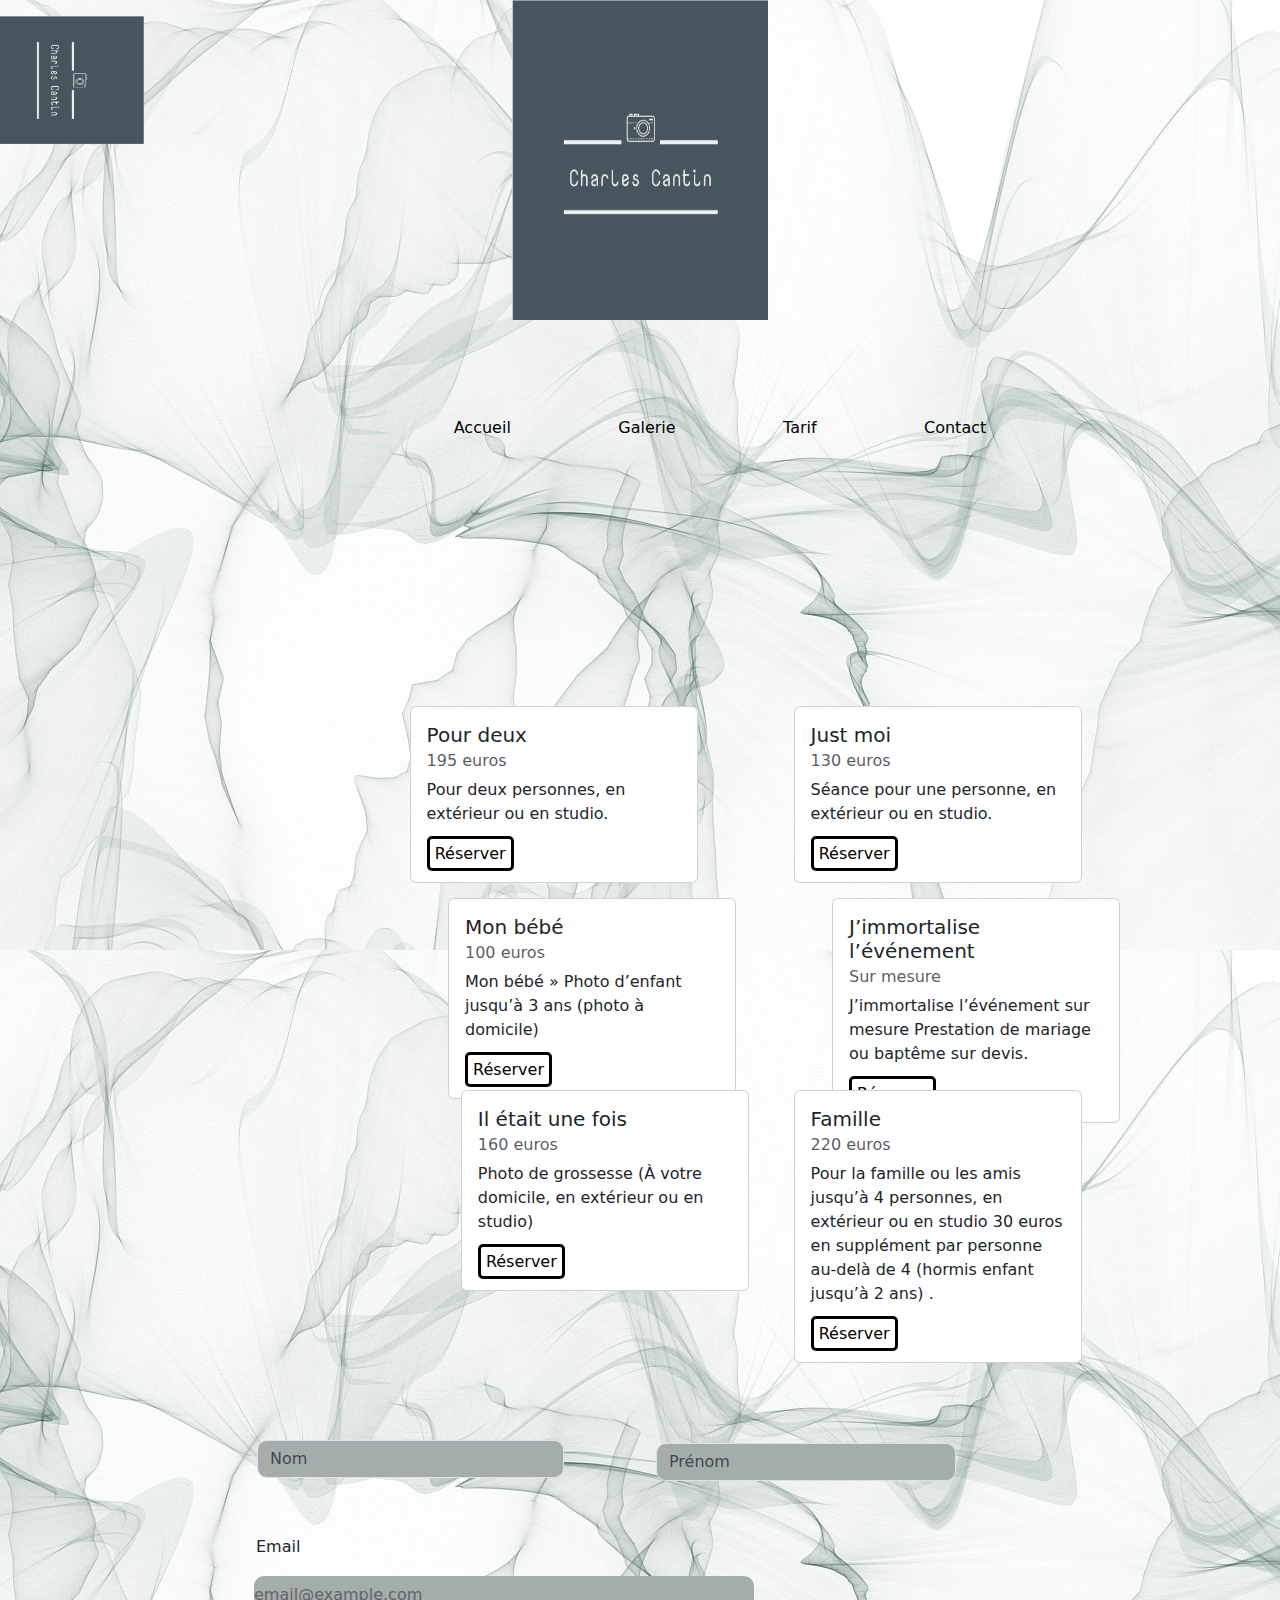
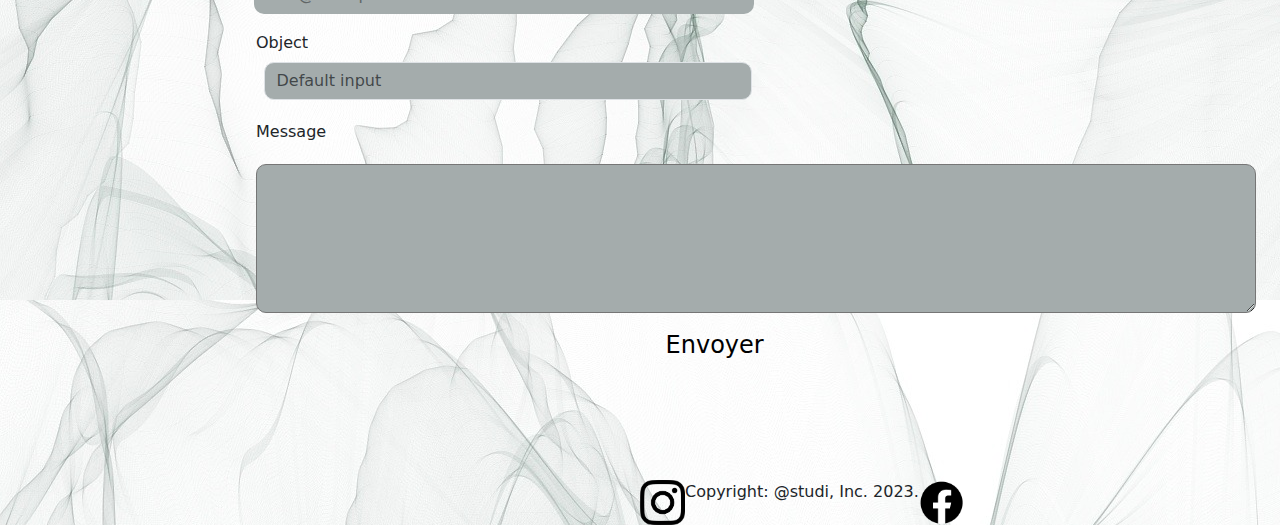
<file: tarif.html>
<!DOCTYPE html>
<html lang="fr">
<head>
    <meta charset="UTF-8">
    <meta name="viewport" content="width=device-width, initial-scale=1">
    <link href="style.css" rel="stylesheet" />
  <script src="include.js"></script>
    <title>Tarif</title>
    <style>
      #row1{
     position: absolute;
     top: 90em;  
     left: 20%;  
     margin-bottom: 10%;             
 }
 .container-reseaux{
        position: absolute;
        display: flex;
        justify-content: space-around;
        max-width: 1100px;
        height: 5%;
        top:130em;
        left: 40em;
}  
   </style>
</head>
<div w3-include-html="header.html"></div>

<body>
    <div class="card" id="card1" style="width: 18rem;">
        <div class="card-body">
          <h5 class="card-title">Just moi</h5>
          <h6 class="card-subtitle mb-2 text-muted">130 euros</h6>
          <p class="card-text">Séance pour une personne, en extérieur ou en studio.</p>
          <a href="#" class="card-link">Réserver</a>
        </div>
      </div>
      <div class="card" id="card2"  style="width: 18rem;">
        <div class="card-body">
          <h5 class="card-title">J’immortalise l’événement</h5>
          <h6 class="card-subtitle mb-2 text-muted">Sur mesure</h6>
          <p class="card-text"> J’immortalise l’événement sur mesure Prestation de mariage ou baptême sur devis.</p>
          <a href="#" class="card-link">Réserver</a>
        </div>
      </div>
      <div class="card" id="card3" style="width: 18rem;">
        <div class="card-body">
          <h5 class="card-title">Famille</h5>
          <h6 class="card-subtitle mb-2 text-muted">220 euros</h6>
          <p class="card-text">Pour la famille ou les amis jusqu’à 4 personnes, en extérieur ou en studio 30 euros en supplément par personne au-delà de 4 (hormis enfant jusqu’à 2 ans) .</p>
          <a href="#" class="card-link">Réserver</a>
        </div>
      </div>
      <div class="card" id="card4" style="width: 18rem;">
        <div class="card-body">
          <h5 class="card-title"> Pour deux </h5>
          <h6 class="card-subtitle mb-2 text-muted">195 euros</h6>
          <p class="card-text">Pour deux personnes, en extérieur ou en studio.</p>
          <a href="#" class="card-link">Réserver</a>
        </div>
      </div>
      <div class="card" id="card5"   style="width: 18rem;">
        <div class="card-body">
          <h5 class="card-title">Mon bébé</h5>
          <h6 class="card-subtitle mb-2 text-muted">100 euros</h6>
          <p class="card-text">Mon bébé » Photo d’enfant jusqu’à 3 ans (photo à domicile) </p>
          <a href="#" class="card-link">Réserver</a>
        </div>
      </div>
      <div class="card" id="card6" style="width: 18rem;">
        <div class="card-body">
          <h5 class="card-title"> Il était une fois </h5>
          <h6 class="card-subtitle mb-2 text-muted">160 euros</h6>
          <p class="card-text">Photo de grossesse (À votre domicile, en extérieur ou en studio)</p>
          <a href="#" class="card-link">Réserver</a>
        </div>
      </div>
      
      <div w3-include-html="form.html"></div>
 
    <div w3-include-html="footer.html"></div>
  <script>
    includeHTML();
  </script>
    <script src="index.js"></script>

</body>
</html>
</file>
<file: style.css>
html{
        background-image: url("images/background.jpg");
    }
  

#logos{
    position: absolute;
    height: 20em;
    width: 20%;
    margin-left: 40%;
}
#logos-mobile{
    position: fixed;
    z-index: 15;
    height: 10em;
    width: 10%;
    transform: rotate(90deg);
}

.dropdown-toggle{
    position:absolute;
    margin-top: 30em;
    margin-left: 70em;

}


 .pictures-liste{
    position:absolute;
    top: 100%;
    left:15%;
    max-width: 1100px;
    margin: 0 auto;
    display: flex;
    flex-wrap: wrap;
    gap: 2vmin; 
    padding:0 14px;
    }
    .pictures-liste li{
        list-style-type: none;
        height: 250px;
        flex-grow: 1;  
    }
    .pictures-liste img{
        width: 100%;
        height: 100%;
        object-fit: cover;
        border-radius: 10px;
    }
   
    .navigation-container{
        position: absolute;
        width:50%;
        display: flex;
        justify-content: space-around;
        margin-top: 25em;
        margin-left:25em;
    }
    .nav-btn{
        padding-top: 1em;
        text-decoration: none;
        color: black;
    }
    .nav-btn:hover{
        color: black;
        font-weight: bolder;
    }

    .nav-btn:focus{
        color: black;
        font-weight:bolder;
    }
    .nav-btn:active{
        color: black;
        font-weight:bolder;
    }

    .button-galerie{
        position: absolute;
        justify-content: space-around;
        top:80%;
        margin-left: 15%;
        color: black;
        font-size: 1em;
        width: 100%;
    }
    .button-element{
        border-radius: 30px;
        border: none;
        width: 10%;
    }
    .button-element:hover{
        background:	rgb(164,172,172);
        color: black;
    }

    .card{
        position:absolute;
        top: 50%;
        left:30%;
        width: 100%;
    }
    #card1{
        margin:20% 32%;
    }
        #card2{
        margin:35%; 
    }
    #card3{
        margin:50% 32%;
    }
    #card4{
        margin:20% 2%;
    }
    #card5{
        margin:35% 5%;
    }
    #card6{
        margin:50% 6%;
    }

    
   
    
    #titleEmail{
        width:100%;
        margin-top: 5%;
    }
    #staticEmail{
        width: 50%;
        margin: 1%;
        color:	rgb(97, 102, 102);
        background:	rgb(164,172,172);
        border-radius: 10px;

    }
    .control-text{
        height: 100%;
        width: 100%;
        border-radius: 10px;
        background:	rgb(164,172,172);
 

    }
    #lastName{
        width: 30%;
        margin:0 1px;
    }
    #name{
        width: 30%;
       margin: -35px 40%; 
    }
    .btn-primary{
        width: 10%;
        font-size: 1.5em;
        margin: 7% 40%;
        color: black;
        background: none;
        border:none;
    }
    .btn-primary:hover{
        background: none;
        color: black;
    }
    .textarea-title{
        margin: 2% 0;

    }
    .form-control{
        margin:0% 2%;
        background:	rgb(164,172,172);
        border-radius: 10px;
        width: 50%;
    }

    .card-link{
        border: black solid;
        padding: 2%;
        border-radius: 5px;
        color: black;
        text-decoration: none;
    }
    .card-link:hover{
        color: black;

    }
    h2{
        position: absolute; 
        top:100%;  
        left: 35%;
        letter-spacing: .2rem;
        text-align: center;
        font-weight: lighter;
        }
</file>
